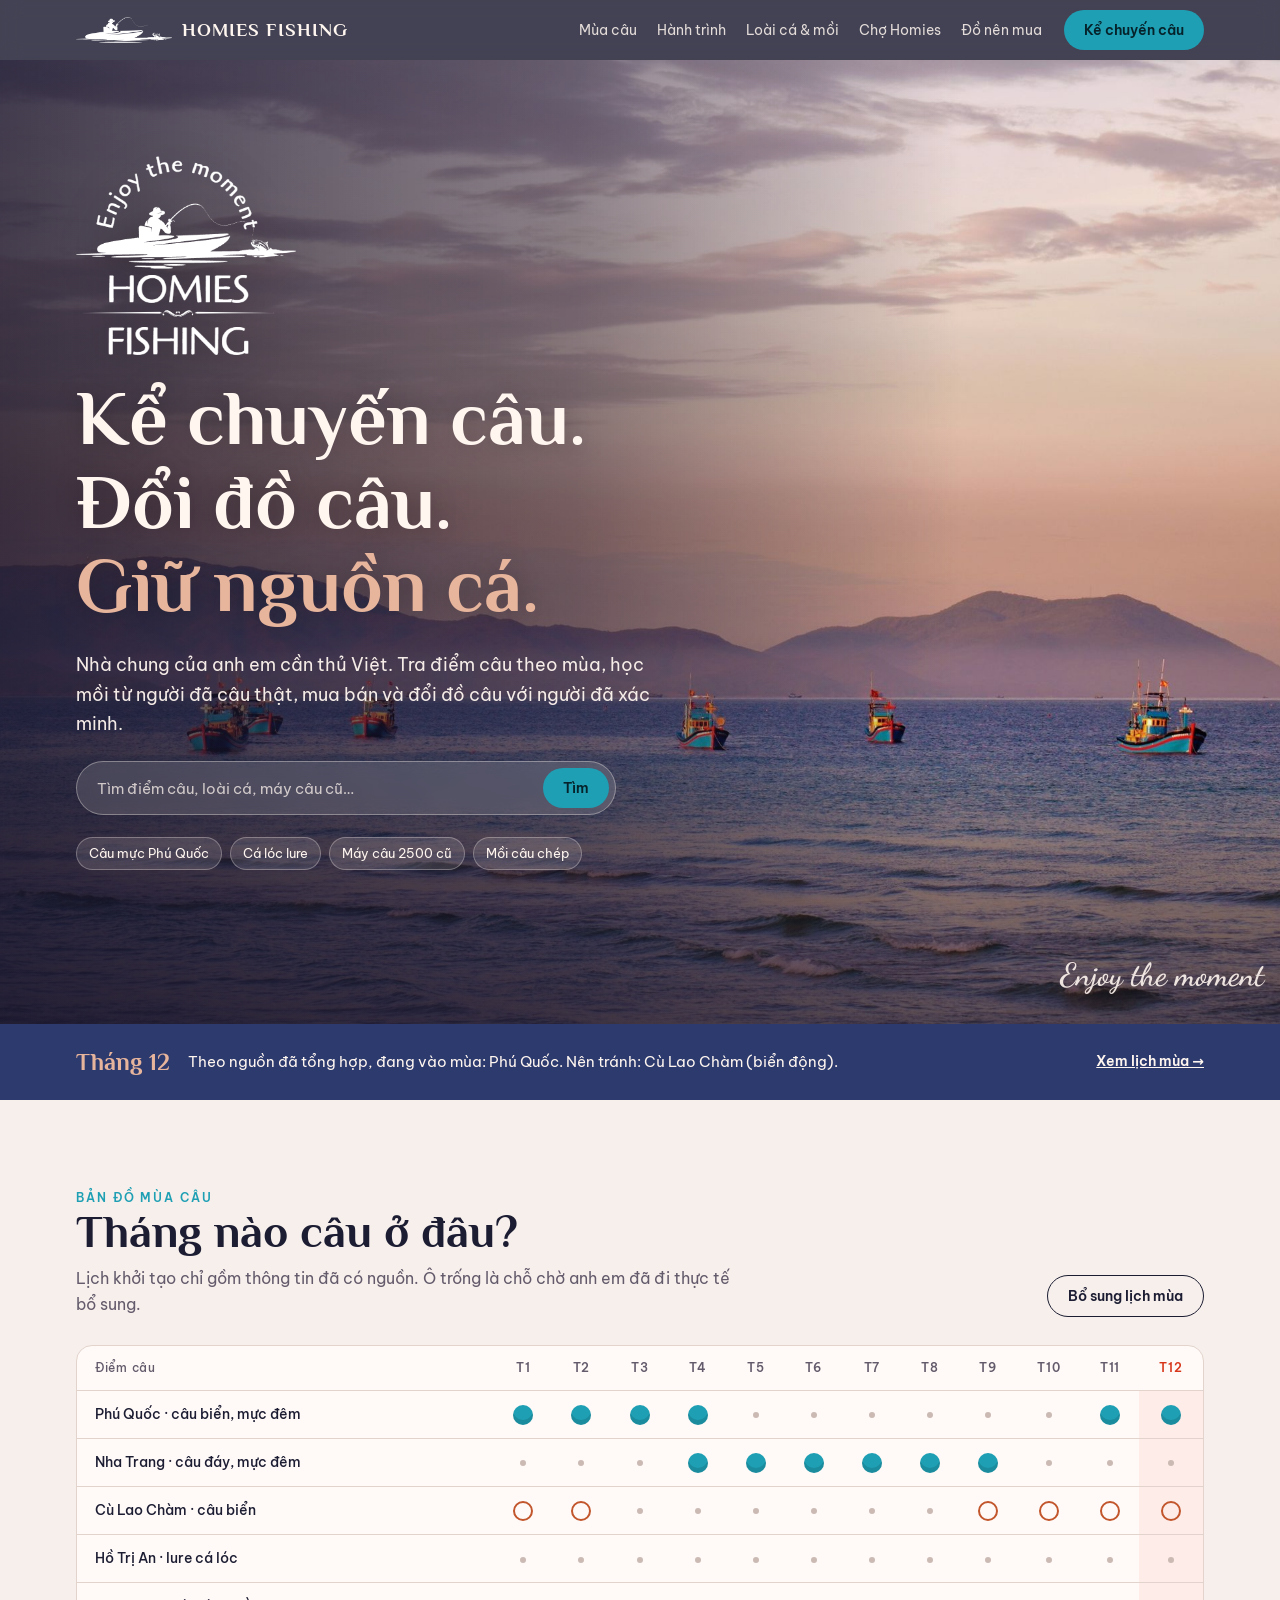
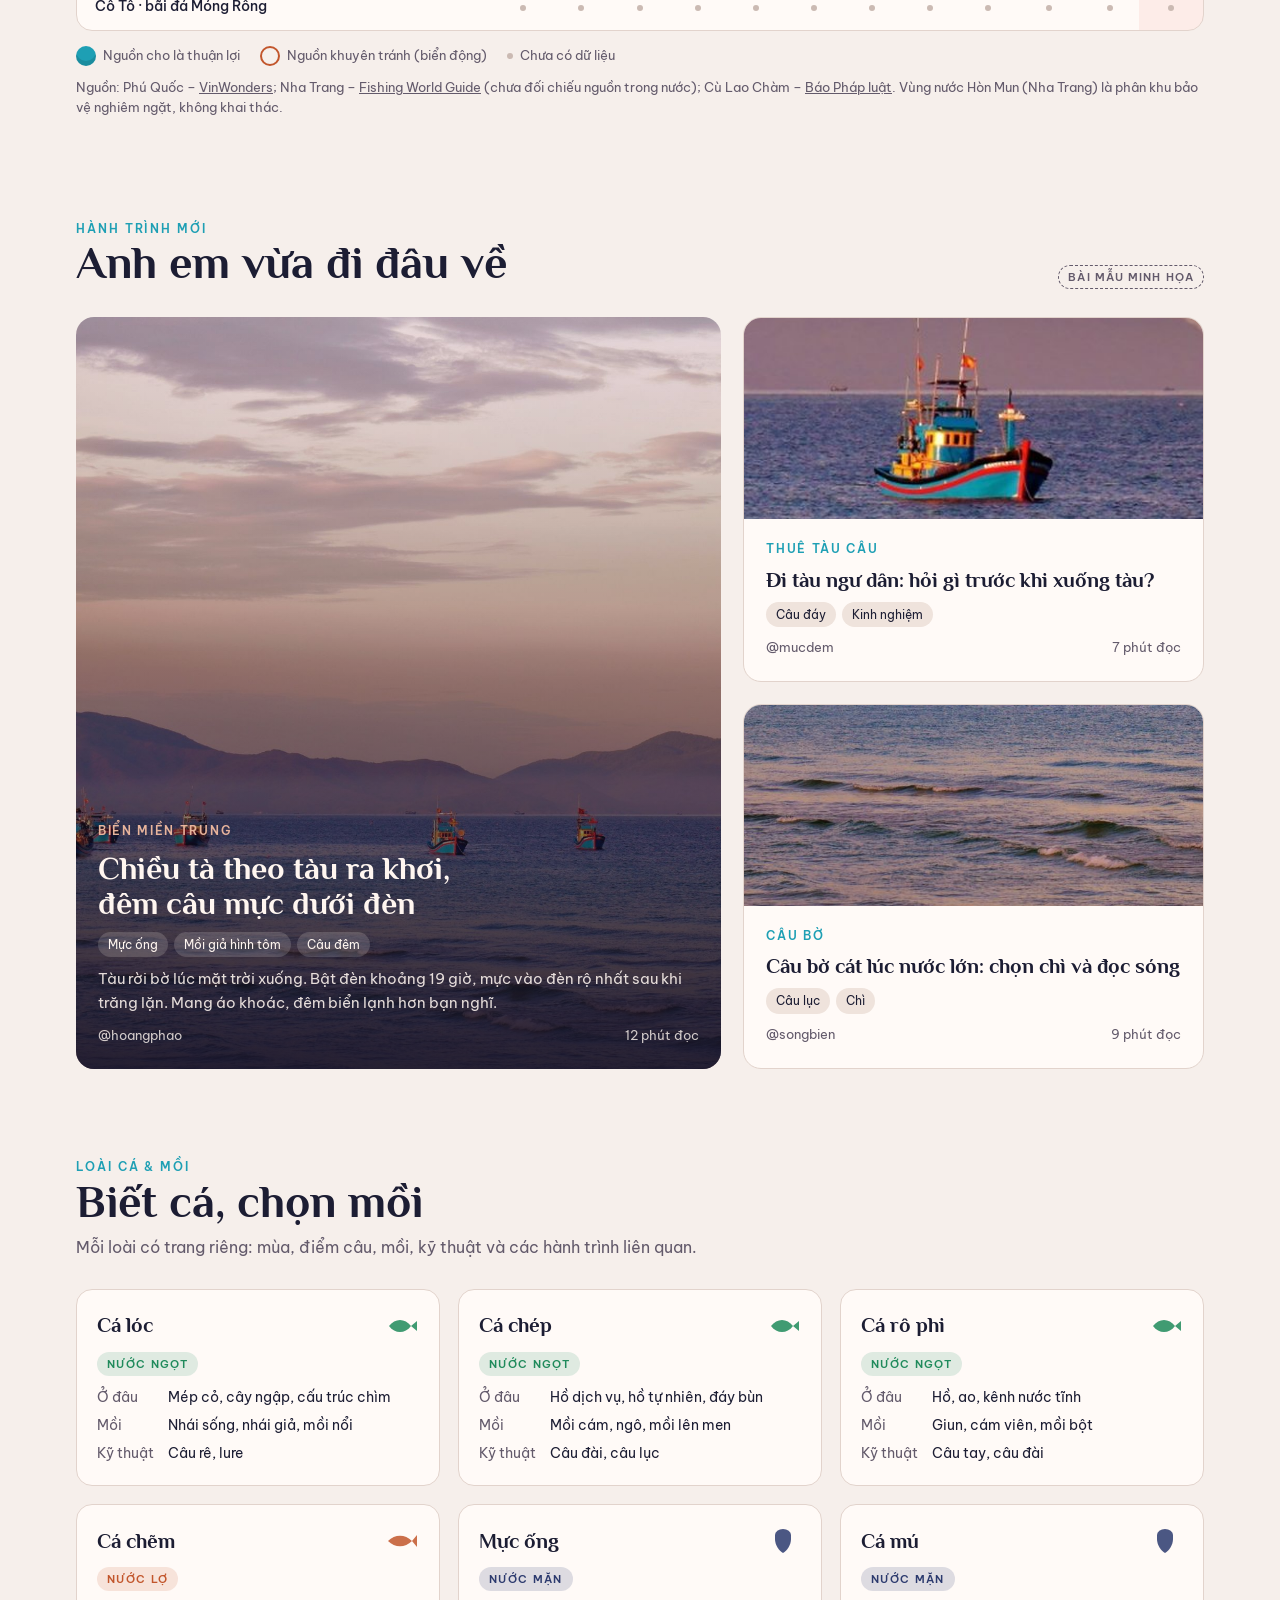
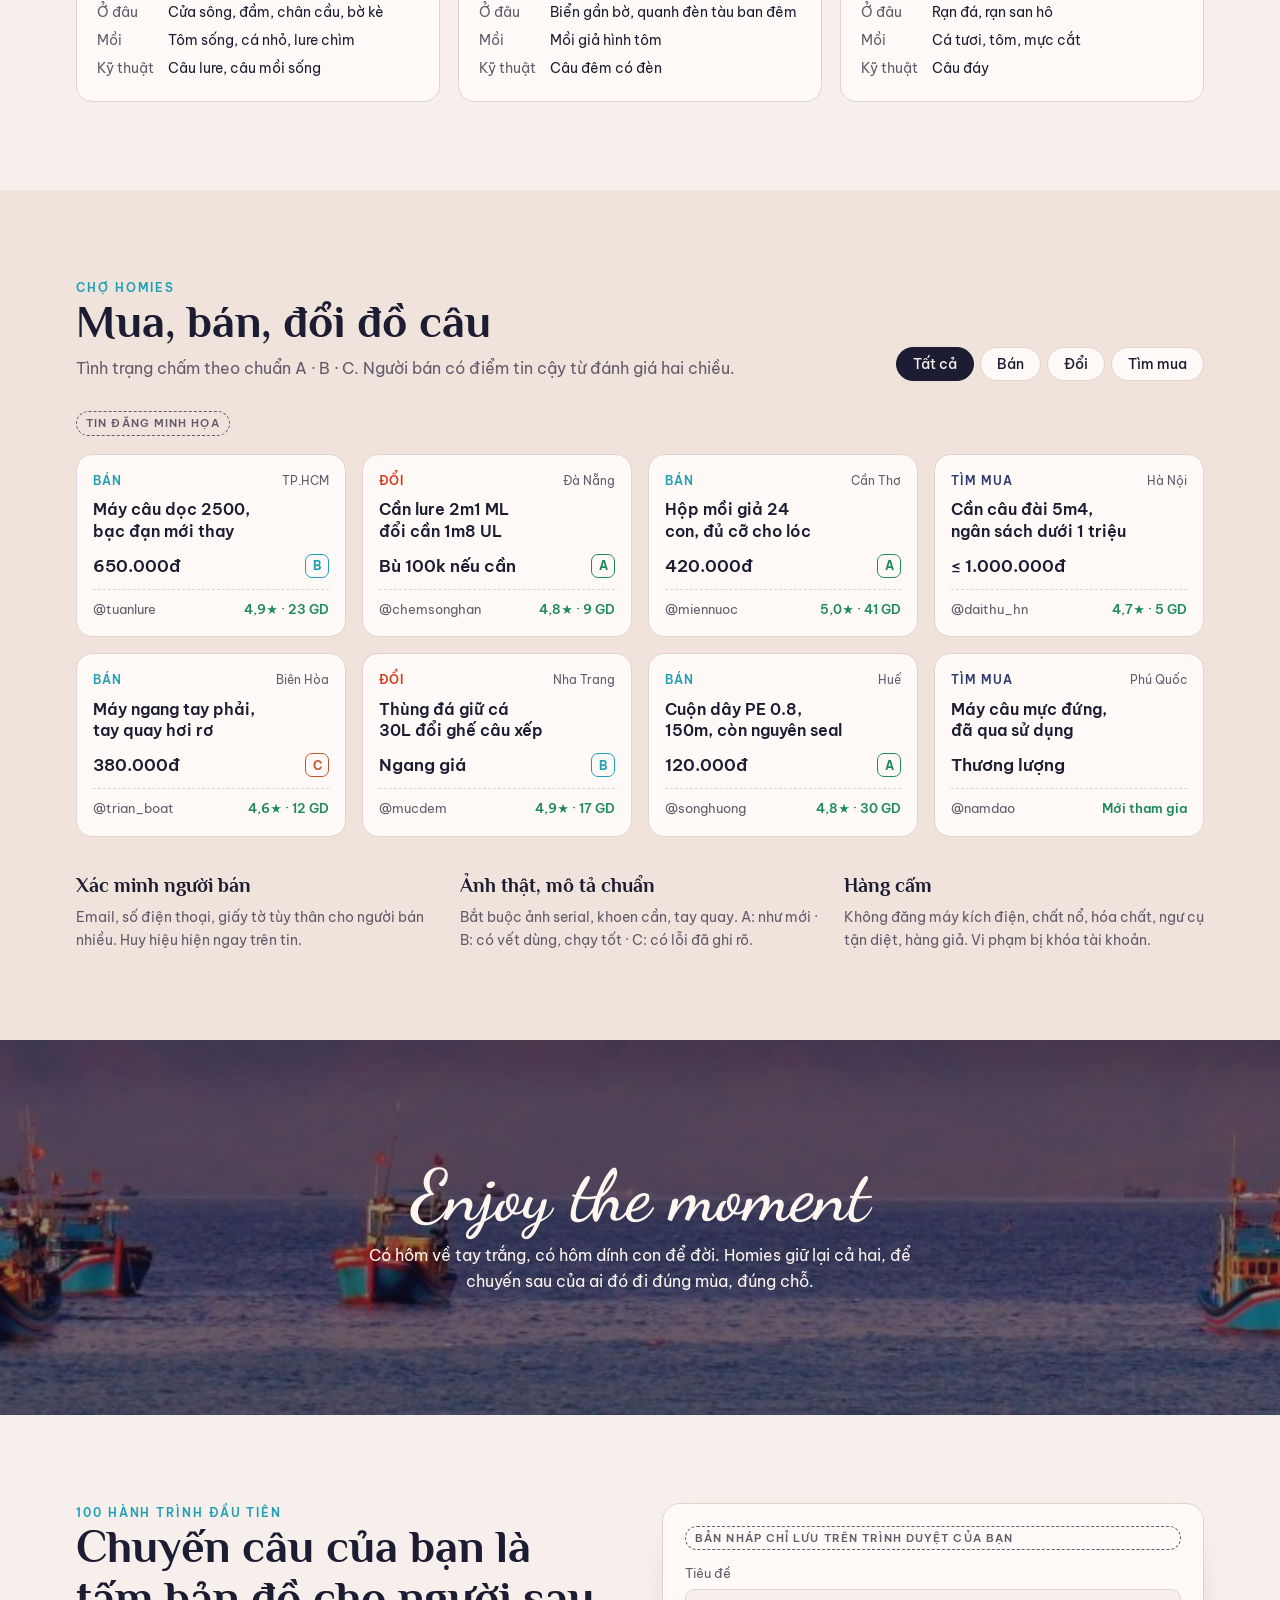
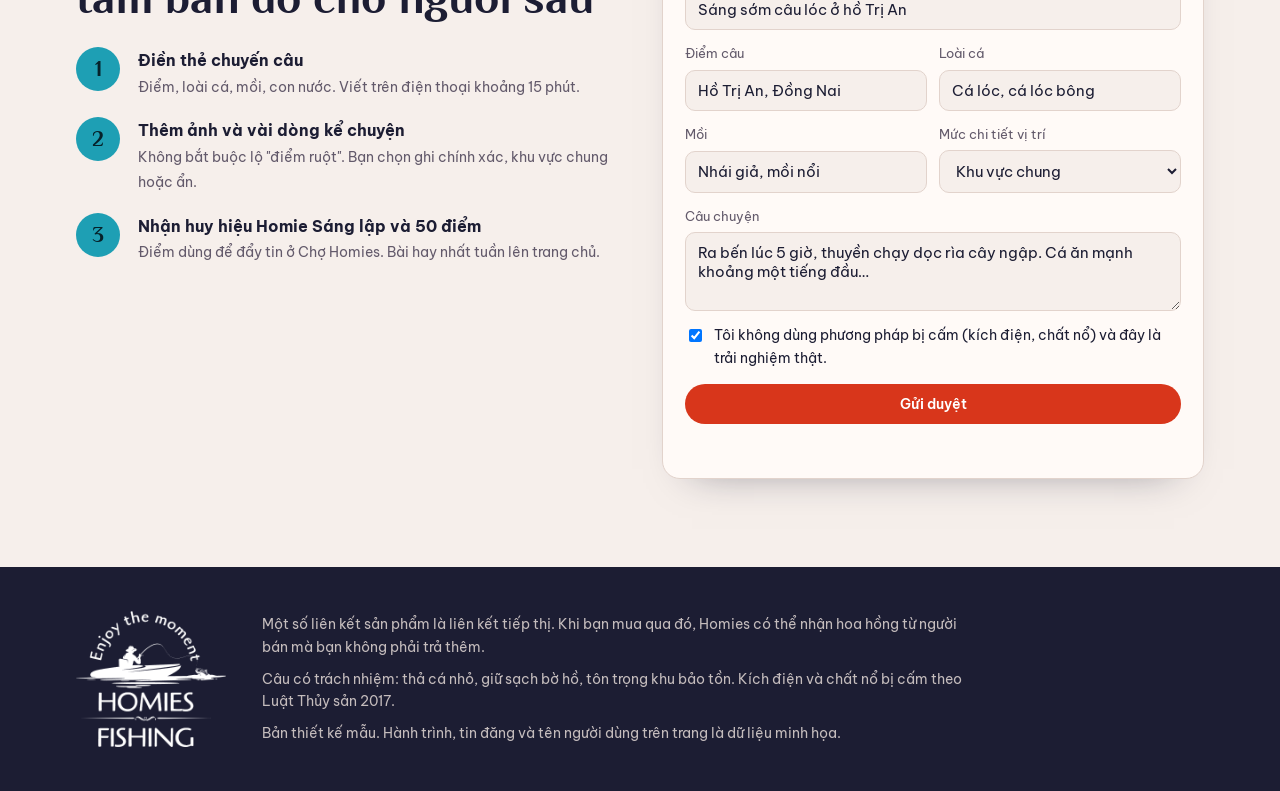
<file: homies-fishing/web/index.html>
<!doctype html>
<html lang="vi">
<head>
<meta charset="utf-8">
<meta name="viewport" content="width=device-width, initial-scale=1, viewport-fit=cover">
<meta name="description" content="Homies Fishing – cộng đồng cần thủ Việt: chia sẻ hành trình, điểm câu, loài cá, mồi câu và chợ mua bán, trao đổi đồ câu an toàn.">
<link rel="icon" href="assets/logo-dark.png">
<style>body{margin:0}img{max-width:100%}[hidden]{display:none!important}</style>
<title>Homies Fishing</title>
<meta name="claude:viewport-fit-sides" content="cover">
<link rel="preconnect" href="https://fonts.googleapis.com">
<link rel="preconnect" href="https://fonts.gstatic.com" crossorigin>
<link rel="stylesheet" href="https://fonts.googleapis.com/css2?family=Philosopher:wght@400;700&family=Dancing+Script:wght@600&family=Be+Vietnam+Pro:wght@400;500;600&display=swap">
<link rel="stylesheet" href="assets/site.css">
</head><body>

<header class="top">
  <div class="wrap nav">
    <a class="brand" href="#top" aria-label="Homies Fishing – trang chủ">
      <img src="assets/mark-white.png" alt="" width="94" height="26">
      <span>HOMIES FISHING</span>
    </a>
    <button class="menu-btn" id="menuBtn" type="button" aria-expanded="false" aria-controls="menu">Menu</button>
    <ul id="menu">
      <li><a href="#mua-cau">Mùa câu</a></li>
      <li><a href="#hanh-trinh">Hành trình</a></li>
      <li><a href="#loai-ca">Loài cá &amp; mồi</a></li>
      <li><a href="#cho">Chợ Homies</a></li>
      <li><a href="do-cau.html">Đồ nên mua</a></li>
    </ul>
    <a class="btn btn-boat hide-sm" href="#viet-bai">Kể chuyến câu</a>
  </div>
</header>

<section class="hero" id="top">
  <div class="photo" role="img" aria-label="Những chiếc tàu cá xanh đỏ neo trên biển lúc hoàng hôn, núi tím phía xa"></div>
  <div class="wrap">
    <img class="logo-big" src="assets/logo-white.png" alt="Logo Homies Fishing – Enjoy the moment" width="338" height="306">
    <h1>Kể chuyến câu. Đổi đồ câu. <em>Giữ nguồn cá.</em></h1>
    <p class="lead">Nhà chung của anh em cần thủ Việt. Tra điểm câu theo mùa, học mồi từ người đã câu thật, mua bán và đổi đồ câu với người đã xác minh.</p>
    <form class="search" id="searchForm" role="search">
      <input id="q" name="q" type="search" aria-label="Tìm kiếm" placeholder="Tìm điểm câu, loài cá, máy câu cũ…">
      <button class="btn btn-boat" type="submit">Tìm</button>
    </form>
    <div class="chips" aria-label="Tìm nhanh">
      <a href="#mua-cau">Câu mực Phú Quốc</a><a href="#loai-ca">Cá lóc lure</a><a href="#cho">Máy câu 2500 cũ</a><a href="#loai-ca">Mồi câu chép</a>
    </div>
    <p id="searchMsg" role="status"></p>
  </div>
  <div class="moment script" aria-hidden="true">Enjoy the moment</div>
</section>

<div class="today">
  <div class="wrap">
    <div class="when" id="todayMonth">Tháng 10</div>
    <p id="todayText">Sắp vào mùa khô ở Phú Quốc (T11–T4, biển lặng). Cù Lao Chàm đang mùa biển động, nên tránh ra đảo câu.</p>
    <a href="#mua-cau">Xem lịch mùa →</a>
  </div>
</div>

<main>
  <section class="block" id="mua-cau">
    <div class="wrap">
      <div class="head">
        <div>
          <div class="eyebrow">Bản đồ mùa câu</div>
          <h2>Tháng nào câu ở đâu?</h2>
          <p>Lịch khởi tạo chỉ gồm thông tin đã có nguồn. Ô trống là chỗ chờ anh em đã đi thực tế bổ sung.</p>
        </div>
        <a class="btn btn-line" href="#viet-bai">Bổ sung lịch mùa</a>
      </div>
      <div class="cal-wrap">
        <table class="cal" id="cal">
          <thead><tr><th scope="col">Điểm câu</th></tr></thead>
          <tbody></tbody>
        </table>
      </div>
      <div class="legend">
        <span><i class="dot ok"></i>Nguồn cho là thuận lợi</span>
        <span><i class="dot no"></i>Nguồn khuyên tránh (biển động)</span>
        <span><i class="dot na"></i>Chưa có dữ liệu</span>
      </div>
      <p class="src">Nguồn: Phú Quốc – <a href="https://vinwonders.com/vi/wonderpedia/news/review-kinh-nghiem-cau-ca-phu-quoc-chi-tiet-nhat/" target="_blank" rel="noopener">VinWonders</a>; Nha Trang – <a href="https://www.fishingworldguide.com/pl/wietnam" target="_blank" rel="noopener">Fishing World Guide</a> (chưa đối chiếu nguồn trong nước); Cù Lao Chàm – <a href="https://baophapluat.vn/24h-thu-lam-ngu-dan-o-cu-lao-cham-post185059.html" target="_blank" rel="noopener">Báo Pháp luật</a>. Vùng nước Hòn Mun (Nha Trang) là phân khu bảo vệ nghiêm ngặt, không khai thác.</p>
    </div>
  </section>

  <section class="block" id="hanh-trinh" style="padding-top:0">
    <div class="wrap">
      <div class="head">
        <div>
          <div class="eyebrow">Hành trình mới</div>
          <h2>Anh em vừa đi đâu về</h2>
        </div>
        <span class="demo">Bài mẫu minh họa</span>
      </div>
      <div class="journeys">
        <article class="trip feature">
          <img src="assets/hero-sunset-boats.jpg" alt="Tàu cá neo trên biển lúc chiều tà" loading="lazy">
          <div class="body">
            <div class="where">Biển miền Trung</div>
            <h3>Chiều tà theo tàu ra khơi, đêm câu mực dưới đèn</h3>
            <div class="tags"><span class="tag">Mực ống</span><span class="tag">Mồi giả hình tôm</span><span class="tag">Câu đêm</span></div>
            <p>Tàu rời bờ lúc mặt trời xuống. Bật đèn khoảng 19 giờ, mực vào đèn rộ nhất sau khi trăng lặn. Mang áo khoác, đêm biển lạnh hơn bạn nghĩ.</p>
            <div class="by"><span>@hoangphao</span><span class="num">12 phút đọc</span></div>
          </div>
        </article>
        <article class="trip">
          <img class="thumb" src="assets/crop-boat.jpg" alt="Tàu cá xanh cắm cờ đỏ trên mặt biển" loading="lazy">
          <div class="body">
            <div class="where">Thuê tàu câu</div>
            <h3>Đi tàu ngư dân: hỏi gì trước khi xuống tàu?</h3>
            <div class="tags"><span class="tag">Câu đáy</span><span class="tag">Kinh nghiệm</span></div>
            <div class="by"><span>@mucdem</span><span class="num">7 phút đọc</span></div>
          </div>
        </article>
        <article class="trip">
          <img class="thumb" src="assets/crop-waves.jpg" alt="Sóng nhỏ vỗ vào bờ cát" loading="lazy">
          <div class="body">
            <div class="where">Câu bờ</div>
            <h3>Câu bờ cát lúc nước lớn: chọn chì và đọc sóng</h3>
            <div class="tags"><span class="tag">Câu lục</span><span class="tag">Chì</span></div>
            <div class="by"><span>@songbien</span><span class="num">9 phút đọc</span></div>
          </div>
        </article>
      </div>
    </div>
  </section>

  <section class="block" id="loai-ca" style="padding-top:0">
    <div class="wrap">
      <div class="head">
        <div>
          <div class="eyebrow">Loài cá &amp; mồi</div>
          <h2>Biết cá, chọn mồi</h2>
          <p>Mỗi loài có trang riêng: mùa, điểm câu, mồi, kỹ thuật và các hành trình liên quan.</p>
        </div>
      </div>
      <div class="species" id="species"></div>
    </div>
  </section>

  <section class="block market" id="cho">
    <div class="wrap">
      <div class="head">
        <div>
          <div class="eyebrow">Chợ Homies</div>
          <h2>Mua, bán, đổi đồ câu</h2>
          <p>Tình trạng chấm theo chuẩn A · B · C. Người bán có điểm tin cậy từ đánh giá hai chiều.</p>
        </div>
        <div class="tabs" role="group" aria-label="Lọc tin">
          <button type="button" data-f="all" aria-pressed="true">Tất cả</button>
          <button type="button" data-f="Bán" aria-pressed="false">Bán</button>
          <button type="button" data-f="Đổi" aria-pressed="false">Đổi</button>
          <button type="button" data-f="Tìm mua" aria-pressed="false">Tìm mua</button>
        </div>
      </div>
      <span class="demo">Tin đăng minh họa</span>
      <div class="listings" id="listings"></div>
      <div class="rules">
        <div><strong>Xác minh người bán</strong><p>Email, số điện thoại, giấy tờ tùy thân cho người bán nhiều. Huy hiệu hiện ngay trên tin.</p></div>
        <div><strong>Ảnh thật, mô tả chuẩn</strong><p>Bắt buộc ảnh serial, khoen cần, tay quay. A: như mới · B: có vết dùng, chạy tốt · C: có lỗi đã ghi rõ.</p></div>
        <div><strong>Hàng cấm</strong><p>Không đăng máy kích điện, chất nổ, hóa chất, ngư cụ tận diệt, hàng giả. Vi phạm bị khóa tài khoản.</p></div>
      </div>
    </div>
  </section>

  <section class="band" aria-label="Khẩu hiệu">
    <div class="wrap">
      <div class="script">Enjoy the moment</div>
      <p>Có hôm về tay trắng, có hôm dính con để đời. Homies giữ lại cả hai, để chuyến sau của ai đó đi đúng mùa, đúng chỗ.</p>
    </div>
  </section>

  <section class="block contrib" id="viet-bai">
    <div class="wrap">
      <div>
        <div class="eyebrow">100 hành trình đầu tiên</div>
        <h2>Chuyến câu của bạn là tấm bản đồ cho người sau</h2>
        <ol class="steps">
          <li><div><b>Điền thẻ chuyến câu</b><span>Điểm, loài cá, mồi, con nước. Viết trên điện thoại khoảng 15 phút.</span></div></li>
          <li><div><b>Thêm ảnh và vài dòng kể chuyện</b><span>Không bắt buộc lộ "điểm ruột". Bạn chọn ghi chính xác, khu vực chung hoặc ẩn.</span></div></li>
          <li><div><b>Nhận huy hiệu Homie Sáng lập và 50 điểm</b><span>Điểm dùng để đẩy tin ở Chợ Homies. Bài hay nhất tuần lên trang chủ.</span></div></li>
        </ol>
      </div>
      <form class="form" id="tripForm" novalidate>
        <span class="demo">Bản nháp chỉ lưu trên trình duyệt của bạn</span>
        <label for="t-title">Tiêu đề<input id="t-title" required value="Sáng sớm câu lóc ở hồ Trị An"></label>
        <div class="two">
          <label for="t-spot">Điểm câu<input id="t-spot" value="Hồ Trị An, Đồng Nai"></label>
          <label for="t-fish">Loài cá<input id="t-fish" value="Cá lóc, cá lóc bông"></label>
        </div>
        <div class="two">
          <label for="t-bait">Mồi<input id="t-bait" value="Nhái giả, mồi nổi"></label>
          <label for="t-loc">Mức chi tiết vị trí
            <select id="t-loc"><option>Khu vực chung</option><option>Chính xác</option><option>Ẩn</option></select>
          </label>
        </div>
        <label for="t-story">Câu chuyện<textarea id="t-story" rows="3">Ra bến lúc 5 giờ, thuyền chạy dọc rìa cây ngập. Cá ăn mạnh khoảng một tiếng đầu…</textarea></label>
        <label class="check" for="t-ok"><input type="checkbox" id="t-ok" checked> Tôi không dùng phương pháp bị cấm (kích điện, chất nổ) và đây là trải nghiệm thật.</label>
        <button class="btn btn-flag" type="submit">Gửi duyệt</button>
        <p class="toast" id="formMsg" role="status"></p>
      </form>
    </div>
  </section>
</main>

<footer>
  <div class="wrap">
    <img src="assets/logo-white.png" alt="Homies Fishing" width="150" height="136" loading="lazy">
    <div class="cols">
      <p>Một số liên kết sản phẩm là liên kết tiếp thị. Khi bạn mua qua đó, Homies có thể nhận hoa hồng từ người bán mà bạn không phải trả thêm.</p>
      <p>Câu có trách nhiệm: thả cá nhỏ, giữ sạch bờ hồ, tôn trọng khu bảo tồn. Kích điện và chất nổ bị cấm theo Luật Thủy sản 2017.</p>
      <p>Bản thiết kế mẫu. Hành trình, tin đăng và tên người dùng trên trang là dữ liệu minh họa.</p>
    </div>
  </div>
</footer>

<script>
(function(){
  var NOW=new Date().getMonth(); // 0..11
  // 1 = thuận lợi, -1 = nên tránh, 0 = chưa có dữ liệu
  var CAL=[
    ["Phú Quốc · câu biển, mực đêm",[1,1,1,1,0,0,0,0,0,0,1,1]],
    ["Nha Trang · câu đáy, mực đêm",[0,0,0,1,1,1,1,1,1,0,0,0]],
    ["Cù Lao Chàm · câu biển",[-1,-1,0,0,0,0,0,0,-1,-1,-1,-1]],
    ["Hồ Trị An · lure cá lóc",[0,0,0,0,0,0,0,0,0,0,0,0]],
    ["Cô Tô · bãi đá Móng Rồng",[0,0,0,0,0,0,0,0,0,0,0,0]]
  ];
  var thead=document.querySelector("#cal thead tr"),tbody=document.querySelector("#cal tbody");
  for(var m=0;m<12;m++){var th=document.createElement("th");th.scope="col";th.textContent="T"+(m+1);if(m===NOW)th.className="now";thead.appendChild(th);}
  CAL.forEach(function(r){
    var tr=document.createElement("tr"),td=document.createElement("td");td.textContent=r[0];tr.appendChild(td);
    r[1].forEach(function(v,i){var c=document.createElement("td"),d=document.createElement("i");
      d.className="dot "+(v>0?"ok":v<0?"no":"na");
      c.title="Tháng "+(i+1)+": "+(v>0?"thuận lợi":v<0?"nên tránh":"chưa có dữ liệu");
      if(i===NOW)c.className="now";c.appendChild(d);tr.appendChild(c);});
    tbody.appendChild(tr);
  });
  // Dải "tháng này": tóm tắt theo lịch
  var good=[],bad=[];
  CAL.forEach(function(r){var n=r[0].split(" · ")[0];if(r[1][NOW]>0)good.push(n);if(r[1][NOW]<0)bad.push(n);});
  document.getElementById("todayMonth").textContent="Tháng "+(NOW+1);
  var t=[];
  if(good.length)t.push("Theo nguồn đã tổng hợp, đang vào mùa: "+good.join(", ")+".");
  if(bad.length)t.push("Nên tránh: "+bad.join(", ")+" (biển động).");
  if(!t.length)t.push("Chưa có dữ liệu mùa cho tháng này. Bạn vừa đi câu? Bổ sung giúp anh em.");
  document.getElementById("todayText").textContent=t.join(" ");

  // Loài cá
  var ICON={ngot:"M4 16c6-8 16-8 22 0-6 8-16 8-22 0Zm22 0 6-5v10Z",lo:"M3 16c7-7 17-7 24 0-7 7-17 7-24 0Zm24 0 5-6v12Z",man:"M8 10a8 6 0 0 1 16 0v4c0 6-4 12-8 14-4-2-8-8-8-14Z"};
  var SP=[
    ["Cá lóc","ngot","Nước ngọt","Mép cỏ, cây ngập, cấu trúc chìm","Nhái sống, nhái giả, mồi nổi","Câu rê, lure"],
    ["Cá chép","ngot","Nước ngọt","Hồ dịch vụ, hồ tự nhiên, đáy bùn","Mồi cám, ngô, mồi lên men","Câu đài, câu lục"],
    ["Cá rô phi","ngot","Nước ngọt","Hồ, ao, kênh nước tĩnh","Giun, cám viên, mồi bột","Câu tay, câu đài"],
    ["Cá chẽm","lo","Nước lợ","Cửa sông, đầm, chân cầu, bờ kè","Tôm sống, cá nhỏ, lure chìm","Câu lure, câu mồi sống"],
    ["Mực ống","man","Nước mặn","Biển gần bờ, quanh đèn tàu ban đêm","Mồi giả hình tôm","Câu đêm có đèn"],
    ["Cá mú","man","Nước mặn","Rạn đá, rạn san hô","Cá tươi, tôm, mực cắt","Câu đáy"]
  ];
  var sg=document.getElementById("species");
  SP.forEach(function(s){var d=document.createElement("article");d.className="sp";
    d.innerHTML='<div class="top"><h3>'+s[0]+'</h3><svg width="34" height="32" viewBox="0 0 34 32" aria-hidden="true"><path d="'+ICON[s[1]]+'" fill="var(--'+(s[1]==="ngot"?"ok":s[1]==="lo"?"warn":"sea")+')" opacity=".85"/></svg></div><span class="water '+s[1]+'" style="justify-self:start">'+s[2]+'</span><dl><dt>Ở đâu</dt><dd>'+s[3]+'</dd><dt>Mồi</dt><dd>'+s[4]+'</dd><dt>Kỹ thuật</dt><dd>'+s[5]+'</dd></dl>';
    sg.appendChild(d);});

  // Chợ
  var L=[
    {k:"Bán",n:"Máy câu dọc 2500, bạc đạn mới thay",p:"650.000đ",c:"B",a:"TP.HCM",s:"@tuanlure",tr:"4,9★ · 23 GD"},
    {k:"Đổi",n:"Cần lure 2m1 ML đổi cần 1m8 UL",p:"Bù 100k nếu cần",c:"A",a:"Đà Nẵng",s:"@chemsonghan",tr:"4,8★ · 9 GD"},
    {k:"Bán",n:"Hộp mồi giả 24 con, đủ cỡ cho lóc",p:"420.000đ",c:"A",a:"Cần Thơ",s:"@miennuoc",tr:"5,0★ · 41 GD"},
    {k:"Tìm mua",n:"Cần câu đài 5m4, ngân sách dưới 1 triệu",p:"≤ 1.000.000đ",c:"",a:"Hà Nội",s:"@daithu_hn",tr:"4,7★ · 5 GD"},
    {k:"Bán",n:"Máy ngang tay phải, tay quay hơi rơ",p:"380.000đ",c:"C",a:"Biên Hòa",s:"@trian_boat",tr:"4,6★ · 12 GD"},
    {k:"Đổi",n:"Thùng đá giữ cá 30L đổi ghế câu xếp",p:"Ngang giá",c:"B",a:"Nha Trang",s:"@mucdem",tr:"4,9★ · 17 GD"},
    {k:"Bán",n:"Cuộn dây PE 0.8, 150m, còn nguyên seal",p:"120.000đ",c:"A",a:"Huế",s:"@songhuong",tr:"4,8★ · 30 GD"},
    {k:"Tìm mua",n:"Máy câu mực đứng, đã qua sử dụng",p:"Thương lượng",c:"",a:"Phú Quốc",s:"@namdao",tr:"Mới tham gia"}
  ];
  var lg=document.getElementById("listings");
  function render(f){lg.innerHTML="";L.filter(function(x){return f==="all"||x.k===f}).forEach(function(x){
    var d=document.createElement("article");d.className="item";
    d.innerHTML='<div class="type"><span class="kind '+x.k.split(" ")[0]+'">'+x.k+'</span><span>'+x.a+'</span></div><h3>'+x.n+'</h3><div class="row"><span class="price num">'+x.p+'</span>'+(x.c?'<span class="cond '+x.c+'" title="Tình trạng '+x.c+'">'+x.c+'</span>':'')+'</div><div class="seller"><span>'+x.s+'</span><span class="trust">'+x.tr+'</span></div>';
    lg.appendChild(d);});}
  render("all");
  var tabs=document.querySelectorAll(".tabs button");
  tabs.forEach(function(b){b.addEventListener("click",function(){tabs.forEach(function(o){o.setAttribute("aria-pressed","false")});b.setAttribute("aria-pressed","true");render(b.dataset.f);});});

  // Menu di động
  var mb=document.getElementById("menuBtn"),mn=document.getElementById("menu");
  mb.addEventListener("click",function(){var o=mn.classList.toggle("open");mb.setAttribute("aria-expanded",o);});
  mn.addEventListener("click",function(e){if(e.target.tagName==="A"){mn.classList.remove("open");mb.setAttribute("aria-expanded","false");}});

  // Tìm kiếm (bản mẫu)
  document.getElementById("searchForm").addEventListener("submit",function(e){e.preventDefault();
    var q=document.getElementById("q").value.trim();
    document.getElementById("searchMsg").textContent=q?'Bản mẫu chưa có dữ liệu thật. Kết quả cho "'+q+'" sẽ gồm điểm câu, loài cá, hành trình và tin chợ.':"Nhập điểm câu, loài cá hoặc tên đồ câu.";});

  // Form bản nháp
  var KEY="homies-draft",ids=["t-title","t-spot","t-fish","t-bait","t-loc","t-story"];
  try{var saved=JSON.parse(localStorage.getItem(KEY)||"null");if(saved)ids.forEach(function(id){if(saved[id]!=null)document.getElementById(id).value=saved[id];});}catch(e){}
  var form=document.getElementById("tripForm"),msg=document.getElementById("formMsg");
  form.addEventListener("input",function(){try{var o={};ids.forEach(function(id){o[id]=document.getElementById(id).value});localStorage.setItem(KEY,JSON.stringify(o));}catch(e){}});
  form.addEventListener("submit",function(e){e.preventDefault();
    if(!document.getElementById("t-title").value.trim()){msg.style.color="var(--warn)";msg.textContent="Thêm tiêu đề cho chuyến câu.";return;}
    if(!document.getElementById("t-ok").checked){msg.style.color="var(--warn)";msg.textContent="Cần đánh dấu cam kết câu có trách nhiệm trước khi gửi.";return;}
    msg.style.color="var(--ok)";msg.textContent="Đã lưu bản nháp. Bản thật sẽ gửi bài vào hàng chờ duyệt.";});
})();
</script>
</body></html>
</file>
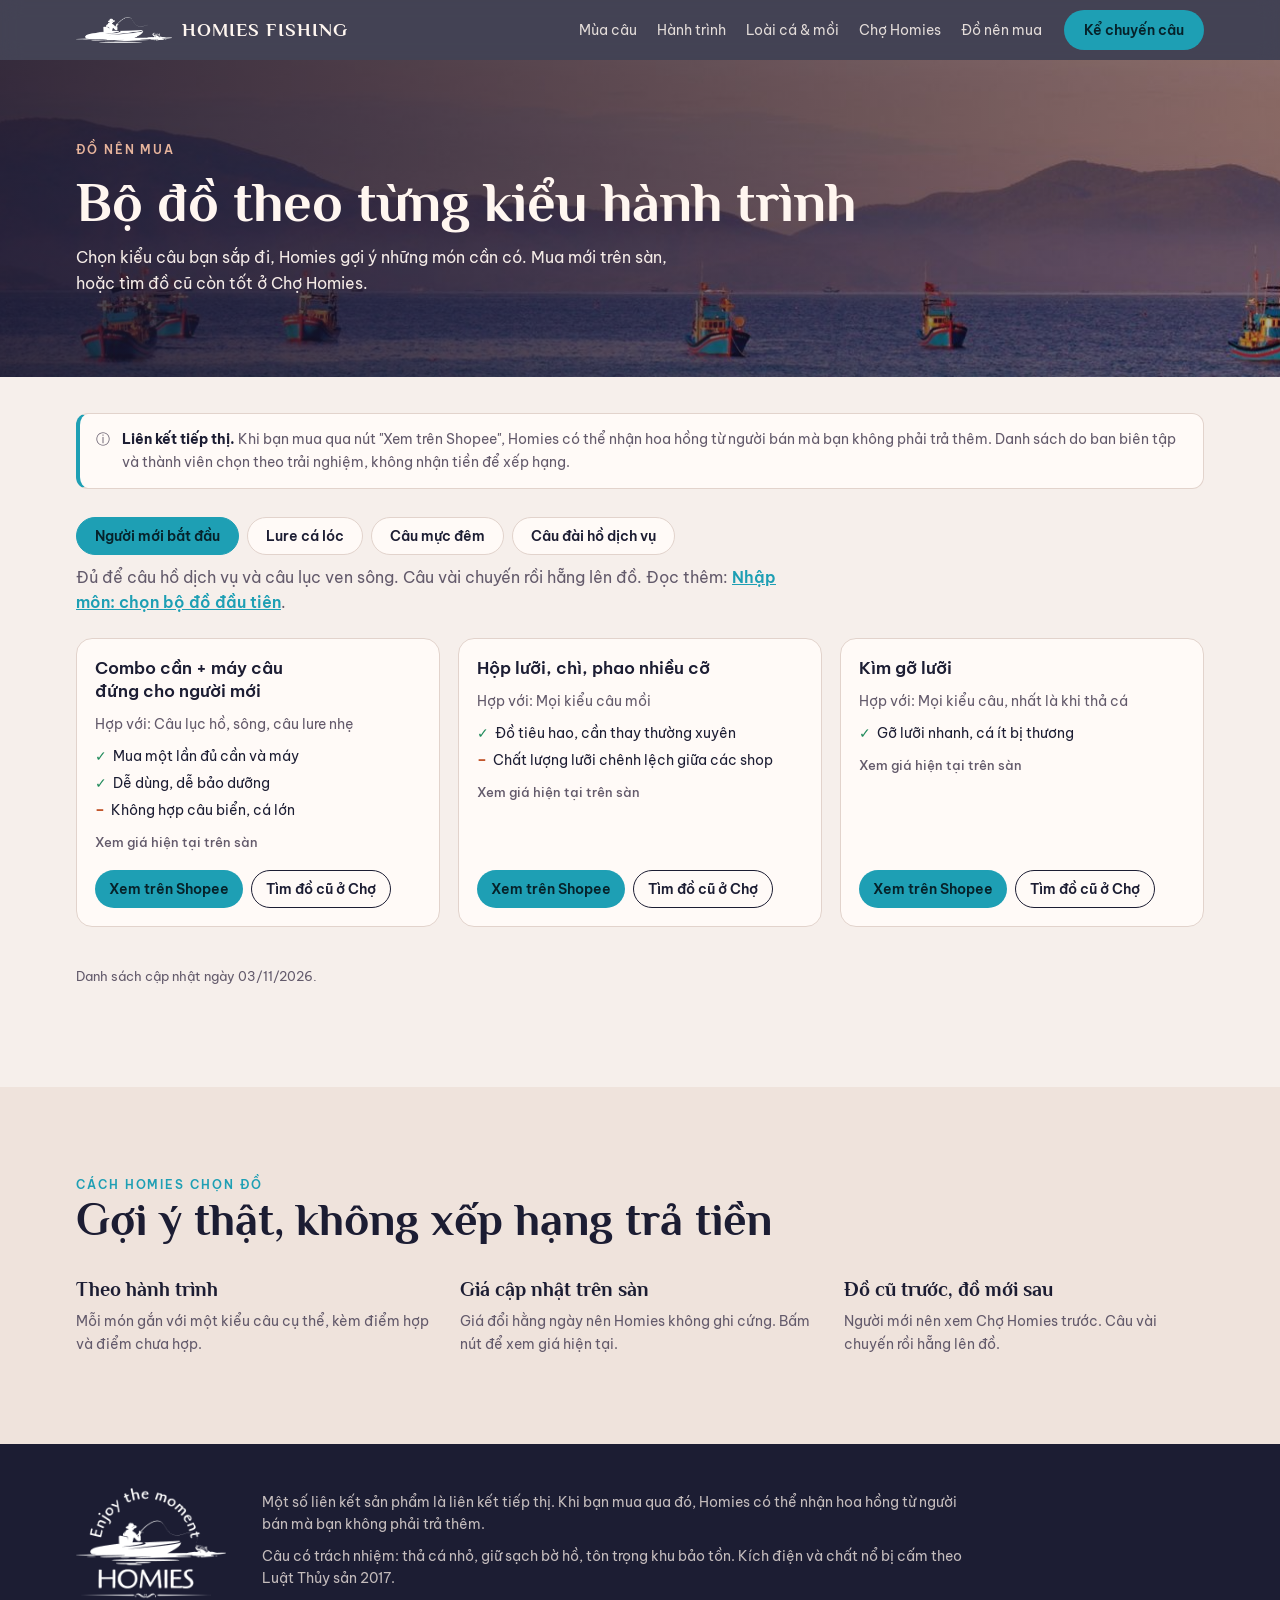
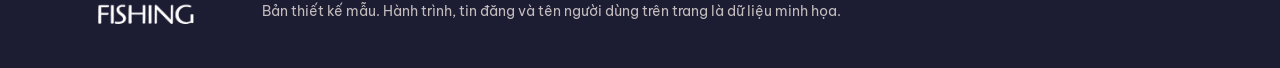
<file: homies-fishing/web/do-cau.html>
<!doctype html>
<html lang="vi">
<head>
<meta charset="utf-8">
<meta name="viewport" content="width=device-width, initial-scale=1, viewport-fit=cover">
<meta name="description" content="Bộ đồ câu gợi ý theo từng kiểu hành trình: người mới, lure cá lóc, câu mực đêm, câu đài. Có công bố liên kết tiếp thị.">
<link rel="icon" href="assets/logo-dark.png">
<style>body{margin:0}img{max-width:100%}[hidden]{display:none!important}</style>
<title>Đồ câu nên mua · Homies Fishing</title>
<meta name="claude:viewport-fit-sides" content="cover">
<link rel="preconnect" href="https://fonts.googleapis.com">
<link rel="preconnect" href="https://fonts.gstatic.com" crossorigin>
<link rel="stylesheet" href="https://fonts.googleapis.com/css2?family=Philosopher:wght@400;700&family=Dancing+Script:wght@600&family=Be+Vietnam+Pro:wght@400;500;600&display=swap">
<link rel="stylesheet" href="assets/site.css">
</head><body>
<header class="top">
  <div class="wrap nav">
    <a class="brand" href="index.html" aria-label="Homies Fishing – trang chủ">
      <img src="assets/mark-white.png" alt="" width="94" height="26">
      <span>HOMIES FISHING</span>
    </a>
    <button class="menu-btn" id="menuBtn" type="button" aria-expanded="false" aria-controls="menu">Menu</button>
    <ul id="menu">
      <li><a href="index.html#mua-cau">Mùa câu</a></li>
      <li><a href="index.html#hanh-trinh">Hành trình</a></li>
      <li><a href="index.html#loai-ca">Loài cá &amp; mồi</a></li>
      <li><a href="index.html#cho">Chợ Homies</a></li>
      <li><a href="do-cau.html" aria-current="page">Đồ nên mua</a></li>
    </ul>
    <a class="btn btn-boat hide-sm" href="index.html#viet-bai">Kể chuyến câu</a>
  </div>
</header>

<section class="page-hero">
  <div class="wrap">
    <div class="eyebrow" style="color:var(--peach)">Đồ nên mua</div>
    <h1>Bộ đồ theo từng kiểu hành trình</h1>
    <p>Chọn kiểu câu bạn sắp đi, Homies gợi ý những món cần có. Mua mới trên sàn, hoặc tìm đồ cũ còn tốt ở Chợ Homies.</p>
  </div>
</section>

<main>
  <section class="block" style="padding-top:36px">
    <div class="wrap">
      <div class="disclose" role="note">
        <span aria-hidden="true">ⓘ</span>
        <p style="margin:0"><b>Liên kết tiếp thị.</b> Khi bạn mua qua nút "Xem trên Shopee", Homies có thể nhận hoa hồng từ người bán mà bạn không phải trả thêm. Danh sách do ban biên tập và thành viên chọn theo trải nghiệm, không nhận tiền để xếp hạng.</p>
      </div>
      <div class="kit-tabs" role="group" aria-label="Chọn kiểu hành trình" id="kitTabs"></div>
      <p class="kit-blurb" id="kitBlurb"></p>
      <div class="products" id="products"><p class="kit-blurb">Đang tải danh sách…</p></div>
      <p class="preview-note" id="previewNote"></p>
      <p class="src" id="updated"></p>
    </div>
  </section>

  <section class="block market">
    <div class="wrap">
      <div class="head"><div><div class="eyebrow">Cách Homies chọn đồ</div><h2>Gợi ý thật, không xếp hạng trả tiền</h2></div></div>
      <div class="rules-aff">
        <div><strong>Theo hành trình</strong><p>Mỗi món gắn với một kiểu câu cụ thể, kèm điểm hợp và điểm chưa hợp.</p></div>
        <div><strong>Giá cập nhật trên sàn</strong><p>Giá đổi hằng ngày nên Homies không ghi cứng. Bấm nút để xem giá hiện tại.</p></div>
        <div><strong>Đồ cũ trước, đồ mới sau</strong><p>Người mới nên xem Chợ Homies trước. Câu vài chuyến rồi hẵng lên đồ.</p></div>
      </div>
    </div>
  </section>
</main>

<footer>
  <div class="wrap">
    <img src="assets/logo-white.png" alt="Homies Fishing" width="150" height="136" loading="lazy">
    <div class="cols">
      <p>Một số liên kết sản phẩm là liên kết tiếp thị. Khi bạn mua qua đó, Homies có thể nhận hoa hồng từ người bán mà bạn không phải trả thêm.</p>
      <p>Câu có trách nhiệm: thả cá nhỏ, giữ sạch bờ hồ, tôn trọng khu bảo tồn. Kích điện và chất nổ bị cấm theo Luật Thủy sản 2017.</p>
      <p>Bản thiết kế mẫu. Hành trình, tin đăng và tên người dùng trên trang là dữ liệu minh họa.</p>
    </div>
  </div>
</footer>

<script>
(function(){
  // Xem trước (file://, localhost, trang artifact): đi thẳng link đích vì không có hàm /go/
  var h=location.hostname, preview=location.protocol==="file:"||/^(localhost|127\.|0\.0\.0\.0)/.test(h)||/claude/.test(h)||/claudeusercontent/.test(h);
  var mb=document.getElementById("menuBtn"),mn=document.getElementById("menu");
  mb.addEventListener("click",function(){var o=mn.classList.toggle("open");mb.setAttribute("aria-expanded",o);});
  var tabs=document.getElementById("kitTabs"),blurb=document.getElementById("kitBlurb"),grid=document.getElementById("products");
  function esc(t){var d=document.createElement("div");d.textContent=t;return d.innerHTML;}
  fetch("data/affiliate-links.json").then(function(r){if(!r.ok)throw 0;return r.json();}).then(function(data){
    document.getElementById("updated").textContent="Danh sách cập nhật ngày "+data.updated.split("-").reverse().join("/")+".";
    if(preview)document.getElementById("previewNote").textContent="Bản xem trước: nút mở thẳng trang tìm kiếm trên Shopee, chưa đi qua /go/ và chưa phải link affiliate.";
    function show(id){
      tabs.querySelectorAll("button").forEach(function(b){b.setAttribute("aria-pressed",b.dataset.kit===id?"true":"false");});
      var k=data.kits.filter(function(x){return x.id===id;})[0];
      blurb.innerHTML=esc(k.blurb)+' Đọc thêm: <a href="index.html#loai-ca">'+esc(k.guide)+'</a>.';
      grid.innerHTML="";
      data.links.filter(function(l){return l.kit===id&&l.is_active!==false;}).forEach(function(l){
        var href=preview?l.target_url:"go/"+encodeURIComponent(l.slug)+"?a=do-cau-"+id+"&p=box";
        var el=document.createElement("article");el.className="pbox";
        el.innerHTML='<h3>'+esc(l.name)+'</h3><div class="fit">Hợp với: '+esc(l.fit)+'</div><ul>'+
          l.pros.map(function(p){return '<li class="pro">'+esc(p)+'</li>';}).join("")+
          l.cons.map(function(p){return '<li class="con">'+esc(p)+'</li>';}).join("")+
          '</ul><div class="price">'+esc(l.price_note)+'</div><div class="acts"><a class="btn btn-boat" href="'+href+'" target="_blank" rel="sponsored nofollow noopener">Xem trên Shopee</a><a class="btn btn-line" href="index.html#cho">Tìm đồ cũ ở Chợ</a></div>';
        grid.appendChild(el);
      });
    }
    data.kits.forEach(function(k,i){var b=document.createElement("button");b.type="button";b.dataset.kit=k.id;b.textContent=k.name;b.addEventListener("click",function(){show(k.id);});tabs.appendChild(b);});
    show(data.kits[0].id);
  }).catch(function(){grid.innerHTML='<p class="kit-blurb">Chưa tải được danh sách. Tải lại trang hoặc mở qua máy chủ web (không mở trực tiếp bằng file).</p>';});
})();
</script>
</body></html>
</file>
<file: homies-fishing/web/assets/site.css>
/* Layout: hero ảnh hoàng hôn tràn viền với logo trắng; thân trang nền "sương chiều" (sáng) hoặc "biển đêm" (tối); nhấn màu xanh mạn tàu + đỏ cờ lấy từ ảnh */
:root{
  --bg:#f6efeb;          /* sương hồng nhạt của bầu trời */
  --bg-2:#efe3dc;
  --surface:#fffaf7;
  --ink:#1c1d33;         /* chàm của núi xa */
  --muted:#635a6b;
  --line:#e2d3cc;
  --sea:#2c3a6e;         /* mặt biển xanh tím */
  --boat:#1e9fb4;        /* xanh mạn tàu */
  --flag:#d8361b;        /* đỏ cờ */
  --peach:#e7b49c;
  --on-photo:#fff6f0;
  --ok:#1f8a5b;--warn:#c2562c;--none:#cbbab3;
  --f-display:"Philosopher","Optima","Candara",Georgia,serif;
  --f-script:"Dancing Script","Brush Script MT",cursive;
  --f-body:"Be Vietnam Pro",system-ui,-apple-system,"Segoe UI",sans-serif;
}
@media (prefers-color-scheme: dark){:root:not([data-theme="light"]){
  --bg:#12142a;--bg-2:#181b36;--surface:#1d2142;--ink:#f1e8e4;--muted:#b3a7b4;--line:#2c3157;
  --sea:#8fa2e6;--boat:#45c4d8;--flag:#ff6a4a;--peach:#e7b49c;
  --ok:#5cc79a;--warn:#f08a5d;--none:#3d4268;color-scheme:dark}}
:root[data-theme="dark"]{
  --bg:#12142a;--bg-2:#181b36;--surface:#1d2142;--ink:#f1e8e4;--muted:#b3a7b4;--line:#2c3157;
  --sea:#8fa2e6;--boat:#45c4d8;--flag:#ff6a4a;--peach:#e7b49c;
  --ok:#5cc79a;--warn:#f08a5d;--none:#3d4268;color-scheme:dark}

*{box-sizing:border-box}
html{scroll-behavior:smooth}
body{background:var(--bg);color:var(--ink);font-family:var(--f-body);font-size:15.5px;line-height:1.65}
body::before{content:"";position:fixed;inset:0 0 auto;height:env(safe-area-inset-top,0px);z-index:20;background:#1c1d33}
a{color:inherit}
img{max-width:100%;display:block}
:focus-visible{outline:3px solid var(--boat);outline-offset:3px;border-radius:4px}
.wrap{max-width:1160px;margin:0 auto;padding-left:max(16px,env(safe-area-inset-left,0px));padding-right:max(16px,env(safe-area-inset-right,0px))}
h1,h2,h3{font-family:var(--f-display);font-weight:700;line-height:1.1;text-wrap:balance;margin:0}
h2{font-size:clamp(30px,4.2vw,46px)}
h3{font-size:21px}
.script{font-family:var(--f-script);font-weight:600}
.eyebrow{font-size:12px;font-weight:600;letter-spacing:.16em;text-transform:uppercase;color:var(--boat)}
.num{font-variant-numeric:tabular-nums}
.demo{display:inline-block;font-size:11px;font-weight:600;letter-spacing:.1em;text-transform:uppercase;border:1px dashed var(--muted);color:var(--muted);padding:2px 9px;border-radius:99px}

/* Header */
header.top{position:sticky;top:env(safe-area-inset-top,0px);z-index:15;background:rgba(28,29,51,.82);backdrop-filter:blur(10px);-webkit-backdrop-filter:blur(10px);color:#fff6f0}
.nav{display:flex;align-items:center;gap:22px;padding-block:10px}
.brand{display:flex;align-items:center;gap:10px;text-decoration:none}
.brand img{height:26px;width:auto}
.brand span{font-family:var(--f-display);font-weight:700;font-size:19px;letter-spacing:.06em}
.nav ul{display:flex;gap:20px;list-style:none;margin:0 0 0 auto;padding:0}
.nav ul a{text-decoration:none;font-size:14px;opacity:.85}
.nav ul a:hover{opacity:1}
.btn{display:inline-flex;align-items:center;justify-content:center;gap:8px;font:600 14px var(--f-body);border:0;border-radius:99px;padding:11px 20px;cursor:pointer;text-decoration:none;transition:transform .15s ease,filter .15s}
.btn:hover{transform:translateY(-1px);filter:brightness(1.06)}
.btn-boat{background:var(--boat);color:#06222a}
.btn-flag{background:var(--flag);color:#fff}
.btn-line{background:transparent;color:inherit;border:1.5px solid currentColor}
.menu-btn{display:none;margin-left:auto;background:none;border:1px solid rgba(255,255,255,.35);color:#fff6f0;border-radius:99px;padding:6px 14px;font:500 14px var(--f-body)}
@media (max-width:880px){
  .nav{flex-wrap:wrap}
  .menu-btn{display:inline-flex}
  .nav ul{display:none;width:100%;flex-direction:column;gap:12px;margin:0;padding-block:8px 6px}
  .nav ul.open{display:flex}
  .nav .hide-sm{display:none}
}

/* Hero */
.hero{position:relative;color:var(--on-photo);overflow:hidden;background:#2a2442}
.hero .photo{position:absolute;inset:0;background:url("hero-sunset-boats.jpg") center 62%/cover no-repeat;transform-origin:60% 70%;animation:drift 28s ease-in-out infinite alternate}
@keyframes drift{from{transform:scale(1.02)}to{transform:scale(1.1) translateX(-1.5%)}}
.hero::after{content:"";position:absolute;inset:0;background:linear-gradient(90deg,rgba(24,22,46,.78) 0%,rgba(24,22,46,.45) 45%,rgba(24,22,46,0) 75%),linear-gradient(0deg,rgba(24,22,46,.55) 0%,rgba(24,22,46,0) 35%)}
.hero .wrap{position:relative;z-index:1;padding-block:clamp(48px,8vw,96px) clamp(56px,9vw,112px);display:grid;gap:22px;max-width:1160px}
.hero .logo-big{width:clamp(150px,20vw,220px);height:auto;filter:drop-shadow(0 4px 18px rgba(0,0,0,.35))}
.hero h1{font-size:clamp(40px,6.4vw,76px);max-width:14ch;text-shadow:0 2px 24px rgba(0,0,0,.25)}
.hero h1 em{font-style:normal;color:var(--peach)}
.hero .lead{font-size:clamp(16px,1.6vw,18px);max-width:48ch;margin:0;opacity:.95}
.search{display:flex;gap:6px;background:rgba(255,246,240,.14);border:1px solid rgba(255,246,240,.35);backdrop-filter:blur(8px);-webkit-backdrop-filter:blur(8px);border-radius:99px;padding:6px;max-width:540px}
.search input{flex:1;min-width:0;background:transparent;border:0;color:var(--on-photo);font:15px var(--f-body);padding:8px 14px}
.search input::placeholder{color:var(--on-photo);opacity:.75}
.search input:focus{outline:none}
.chips{display:flex;gap:8px;flex-wrap:wrap}
.chips a{font-size:13px;text-decoration:none;background:rgba(255,246,240,.12);border:1px solid rgba(255,246,240,.3);padding:5px 12px;border-radius:99px}
.chips a:hover{background:rgba(255,246,240,.24)}
.hero .moment{position:absolute;right:max(16px,env(safe-area-inset-right,0px));bottom:22px;z-index:1;font-size:clamp(22px,2.6vw,32px);opacity:.9}
#searchMsg{margin:0;min-height:1.4em;font-size:14px;color:var(--peach)}
@media (max-width:700px){.hero .moment{display:none}}
@media (prefers-reduced-motion:reduce){.hero .photo{animation:none}html{scroll-behavior:auto}}

/* "Hôm nay câu gì" strip */
.today{background:var(--sea);color:#fff6f0}
.today .wrap{display:grid;grid-template-columns:auto 1fr auto;gap:18px;align-items:center;padding-block:18px}
.today .when{font-family:var(--f-display);font-size:24px;font-weight:700;color:var(--peach)}
.today p{margin:0;font-size:14.5px}
.today a{font-size:14px;font-weight:600;white-space:nowrap}
@media (max-width:700px){.today .wrap{grid-template-columns:1fr;gap:6px}}

section.block{padding-block:clamp(56px,7vw,88px)}
.head{display:flex;justify-content:space-between;align-items:end;gap:16px;flex-wrap:wrap;margin-bottom:28px}
.head p{margin:8px 0 0;color:var(--muted);max-width:60ch}
.head > div{min-width:0}

/* Season calendar */
.cal-wrap{overflow-x:auto;border-radius:16px;background:var(--surface);border:1px solid var(--line)}
table.cal{border-collapse:collapse;width:100%;min-width:760px;font-size:14px}
.cal th,.cal td{padding:12px 6px;text-align:center;border-bottom:1px solid var(--line)}
.cal th:first-child,.cal td:first-child{text-align:left;padding-left:18px;white-space:nowrap;font-weight:500}
.cal thead th{font-size:12px;color:var(--muted);font-weight:600;letter-spacing:.06em}
.cal thead th.now{color:var(--flag)}
.cal td.now{background:color-mix(in srgb,var(--flag) 7%,transparent)}
.cal tr:last-child td{border-bottom:0}
.dot{display:inline-block;width:20px;height:20px;border-radius:50%;vertical-align:middle}
.dot.ok{background:var(--boat);box-shadow:inset 0 -5px 0 rgba(0,0,0,.12)}
.dot.no{border:2px solid var(--warn)}
.dot.na{width:6px;height:6px;background:var(--none)}
.legend{display:flex;gap:20px;flex-wrap:wrap;font-size:13px;color:var(--muted);margin-top:14px;align-items:center}
.legend span{display:inline-flex;gap:7px;align-items:center}
.src{font-size:12.5px;color:var(--muted);margin-top:10px}

/* Journeys */
.journeys{display:grid;grid-template-columns:1.4fr 1fr;grid-template-rows:auto auto;gap:22px}
@media (max-width:860px){.journeys{grid-template-columns:1fr}}
.trip{position:relative;border-radius:18px;overflow:hidden;background:var(--surface);border:1px solid var(--line);display:flex;flex-direction:column;min-width:0}
.trip.feature{grid-row:span 2;color:var(--on-photo);border:0;min-height:460px;justify-content:flex-end}
.trip.feature img{position:absolute;inset:0;width:100%;height:100%;object-fit:cover;transition:transform .8s ease}
.trip.feature:hover img{transform:scale(1.04)}
.trip.feature::after{content:"";position:absolute;inset:0;background:linear-gradient(0deg,rgba(20,18,40,.88) 0%,rgba(20,18,40,.2) 60%,rgba(20,18,40,0) 100%)}
.trip.feature .body{position:relative;z-index:1}
.trip .thumb{aspect-ratio:16/7;max-width:100%;width:100%;object-fit:cover}
.trip .body{padding:20px 22px 22px;display:flex;flex-direction:column;gap:10px}
.trip .where{font-size:12px;font-weight:600;letter-spacing:.14em;text-transform:uppercase;color:var(--boat)}
.trip.feature .where{color:var(--peach)}
.trip.feature h3{font-size:clamp(24px,3vw,32px)}
.trip p{margin:0;font-size:14.5px;color:var(--muted)}
.trip.feature p{color:rgba(255,246,240,.88)}
.tags{display:flex;flex-wrap:wrap;gap:6px}
.tag{font-size:12px;padding:3px 10px;border-radius:99px;background:var(--bg-2);color:var(--ink)}
.trip.feature .tag{background:rgba(255,246,240,.16);color:var(--on-photo)}
.by{display:flex;justify-content:space-between;font-size:13px;color:var(--muted)}
.trip.feature .by{color:rgba(255,246,240,.8)}

/* Species */
.species{display:grid;grid-template-columns:repeat(3,minmax(0,1fr));gap:18px}
@media (max-width:900px){.species{grid-template-columns:repeat(2,minmax(0,1fr))}}
@media (max-width:580px){.species{grid-template-columns:1fr}}
.sp{padding:20px;border-radius:16px;background:var(--surface);border:1px solid var(--line);display:grid;gap:10px;min-width:0}
.sp .top{display:flex;justify-content:space-between;align-items:center;gap:10px}
.sp svg{flex:none}
.water{font-size:11px;font-weight:600;letter-spacing:.12em;text-transform:uppercase;padding:3px 10px;border-radius:99px}
.water.ngot{background:color-mix(in srgb,var(--ok) 14%,transparent);color:var(--ok)}
.water.lo{background:color-mix(in srgb,var(--warn) 14%,transparent);color:var(--warn)}
.water.man{background:color-mix(in srgb,var(--sea) 16%,transparent);color:var(--sea)}
.sp dl{display:grid;grid-template-columns:auto 1fr;gap:5px 14px;margin:0;font-size:14px}
.sp dt{color:var(--muted)} .sp dd{margin:0}

/* Market */
.market{background:var(--bg-2)}
.tabs{display:flex;gap:6px;flex-wrap:wrap}
.tabs button{font:500 14px var(--f-body);border:1px solid var(--line);background:var(--surface);color:var(--ink);border-radius:99px;padding:7px 16px;cursor:pointer}
.tabs button[aria-pressed="true"]{background:var(--ink);color:var(--bg);border-color:var(--ink)}
.listings{display:grid;grid-template-columns:repeat(4,minmax(0,1fr));gap:16px;margin-top:18px}
@media (max-width:1000px){.listings{grid-template-columns:repeat(2,minmax(0,1fr))}}
@media (max-width:520px){.listings{grid-template-columns:1fr}}
.item{border-radius:16px;padding:16px;display:flex;flex-direction:column;gap:9px;background:var(--surface);border:1px solid var(--line);min-width:0;transition:transform .15s ease,box-shadow .15s ease}
.item:hover{transform:translateY(-2px);box-shadow:0 10px 24px -14px rgba(28,29,51,.45)}
.item .type{display:flex;justify-content:space-between;font-size:12px;color:var(--muted)}
.kind{font-weight:600;letter-spacing:.08em;text-transform:uppercase}
.kind.Bán{color:var(--boat)} .kind.Đổi{color:var(--flag)} .kind.Tìm{color:var(--sea)}
.item h3{font-family:var(--f-body);font-size:16px;font-weight:600;line-height:1.35}
.row{display:flex;justify-content:space-between;align-items:center;gap:8px}
.price{font-size:17px;font-weight:600}
.cond{display:inline-flex;align-items:center;justify-content:center;width:24px;height:24px;border-radius:7px;font:700 12px var(--f-body);border:1.5px solid currentColor}
.cond.A{color:var(--ok)} .cond.B{color:var(--boat)} .cond.C{color:var(--warn)}
.seller{display:flex;justify-content:space-between;gap:8px;font-size:13px;color:var(--muted);border-top:1px dashed var(--line);padding-top:9px;margin-top:auto}
.trust{color:var(--ok);font-weight:600;white-space:nowrap}
.rules{display:grid;grid-template-columns:repeat(3,minmax(0,1fr));gap:24px;margin-top:32px}
@media (max-width:760px){.rules{grid-template-columns:1fr}}
.rules div{display:grid;gap:4px;font-size:14px}
.rules strong{font-family:var(--f-display);font-size:20px}
.rules p{margin:0;color:var(--muted)}

/* Photo band */
.band{position:relative;color:var(--on-photo);background:#2a2442 url("crop-fleet.jpg") center/cover no-repeat;text-align:center}
.band::after{content:"";position:absolute;inset:0;background:rgba(24,22,46,.45)}
.band .wrap{position:relative;z-index:1;padding-block:clamp(70px,10vw,120px);display:grid;gap:10px;justify-items:center}
.band .script{font-size:clamp(40px,6vw,72px);line-height:1}
.band p{margin:0;max-width:52ch;font-size:16px}

/* Contribute */
.contrib .wrap{display:grid;grid-template-columns:1fr 1fr;gap:44px;align-items:start}
@media (max-width:880px){.contrib .wrap{grid-template-columns:1fr}}
ol.steps{list-style:none;margin:24px 0 0;padding:0;display:grid;gap:18px;counter-reset:s}
ol.steps li{display:grid;grid-template-columns:48px 1fr;gap:14px;counter-increment:s;align-items:start}
ol.steps li::before{content:counter(s);display:grid;place-items:center;width:44px;height:44px;border-radius:50%;background:var(--boat);color:#06222a;font-family:var(--f-display);font-size:22px;font-weight:700}
ol.steps b{display:block;font-size:16px}
ol.steps span{color:var(--muted);font-size:14px}
.form{background:var(--surface);border:1px solid var(--line);border-radius:18px;padding:22px;display:grid;gap:13px;box-shadow:0 20px 40px -30px rgba(28,29,51,.5)}
.form label{display:grid;gap:5px;font-size:13px;color:var(--muted);min-width:0}
.form input,.form select,.form textarea{font:15px var(--f-body);color:var(--ink);background:var(--bg);border:1px solid var(--line);border-radius:10px;padding:10px 12px;width:100%}
.form .two{display:grid;grid-template-columns:1fr 1fr;gap:12px}
@media (max-width:480px){.form .two{grid-template-columns:1fr}}
.form .check{display:flex;gap:9px;align-items:flex-start;color:var(--ink);font-size:14px}
.form .check input{width:auto;margin-top:5px}
.toast{font-size:14px;min-height:1.4em;margin:0}

/* Footer */
footer{background:#1c1d33;color:#e9dfdb;font-size:13.5px}
footer .wrap{padding-block:44px;display:grid;grid-template-columns:auto 1fr;gap:36px;align-items:center}
footer img{width:150px;height:auto}
footer .cols{display:grid;gap:10px}
footer p{margin:0;opacity:.82;max-width:78ch}
@media (max-width:680px){footer .wrap{grid-template-columns:1fr}}

/* Trang "Đồ nên mua" */
.page-hero{position:relative;color:var(--on-photo);background:#2a2442 url("crop-horizon.jpg") center/cover no-repeat}
.page-hero::after{content:"";position:absolute;inset:0;background:linear-gradient(90deg,rgba(24,22,46,.82),rgba(24,22,46,.35))}
.page-hero .wrap{position:relative;z-index:1;padding-block:clamp(44px,7vw,80px);display:grid;gap:12px}
.page-hero h1{font-size:clamp(34px,5vw,56px)}
.page-hero p{margin:0;max-width:56ch;opacity:.95}
.disclose{display:flex;gap:12px;align-items:flex-start;background:var(--surface);border:1px solid var(--line);border-left:4px solid var(--boat);border-radius:12px;padding:14px 16px;font-size:14px;color:var(--muted);margin-bottom:28px}
.disclose b{color:var(--ink)}
.kit-tabs{display:flex;gap:8px;flex-wrap:wrap;margin-bottom:10px}
.kit-tabs button{font:600 14px var(--f-body);border:1px solid var(--line);background:var(--surface);color:var(--ink);border-radius:99px;padding:9px 18px;cursor:pointer}
.kit-tabs button[aria-pressed="true"]{background:var(--boat);border-color:var(--boat);color:#06222a}
.kit-blurb{color:var(--muted);margin:6px 0 22px;max-width:65ch}
.kit-blurb a{color:var(--boat);font-weight:600}
.products{display:grid;grid-template-columns:repeat(3,minmax(0,1fr));gap:18px}
@media (max-width:920px){.products{grid-template-columns:repeat(2,minmax(0,1fr))}}
@media (max-width:580px){.products{grid-template-columns:1fr}}
.pbox{background:var(--surface);border:1px solid var(--line);border-radius:16px;padding:18px;display:flex;flex-direction:column;gap:10px;min-width:0}
.pbox h3{font-family:var(--f-body);font-size:17px;font-weight:600;line-height:1.35}
.pbox .fit{font-size:13.5px;color:var(--muted)}
.pbox ul{list-style:none;margin:0;padding:0;display:grid;gap:4px;font-size:14px}
.pbox li::before{margin-right:6px;font-weight:700}
.pbox li.pro::before{content:"✓";color:var(--ok)}
.pbox li.con::before{content:"–";color:var(--warn)}
.pbox .price{font-size:13px;color:var(--muted);font-weight:500}
.pbox .acts{display:flex;gap:8px;flex-wrap:wrap;margin-top:auto;padding-top:6px}
.pbox .acts .btn{padding:9px 14px;font-size:13.5px}
.preview-note{font-size:12.5px;color:var(--warn);margin-top:14px;min-height:1em}
.rules-aff{display:grid;grid-template-columns:repeat(3,minmax(0,1fr));gap:24px}
@media (max-width:760px){.rules-aff{grid-template-columns:1fr}}
.rules-aff div{display:grid;gap:4px;font-size:14px}
.rules-aff strong{font-family:var(--f-display);font-size:20px}
.rules-aff p{margin:0;color:var(--muted)}
</file>
